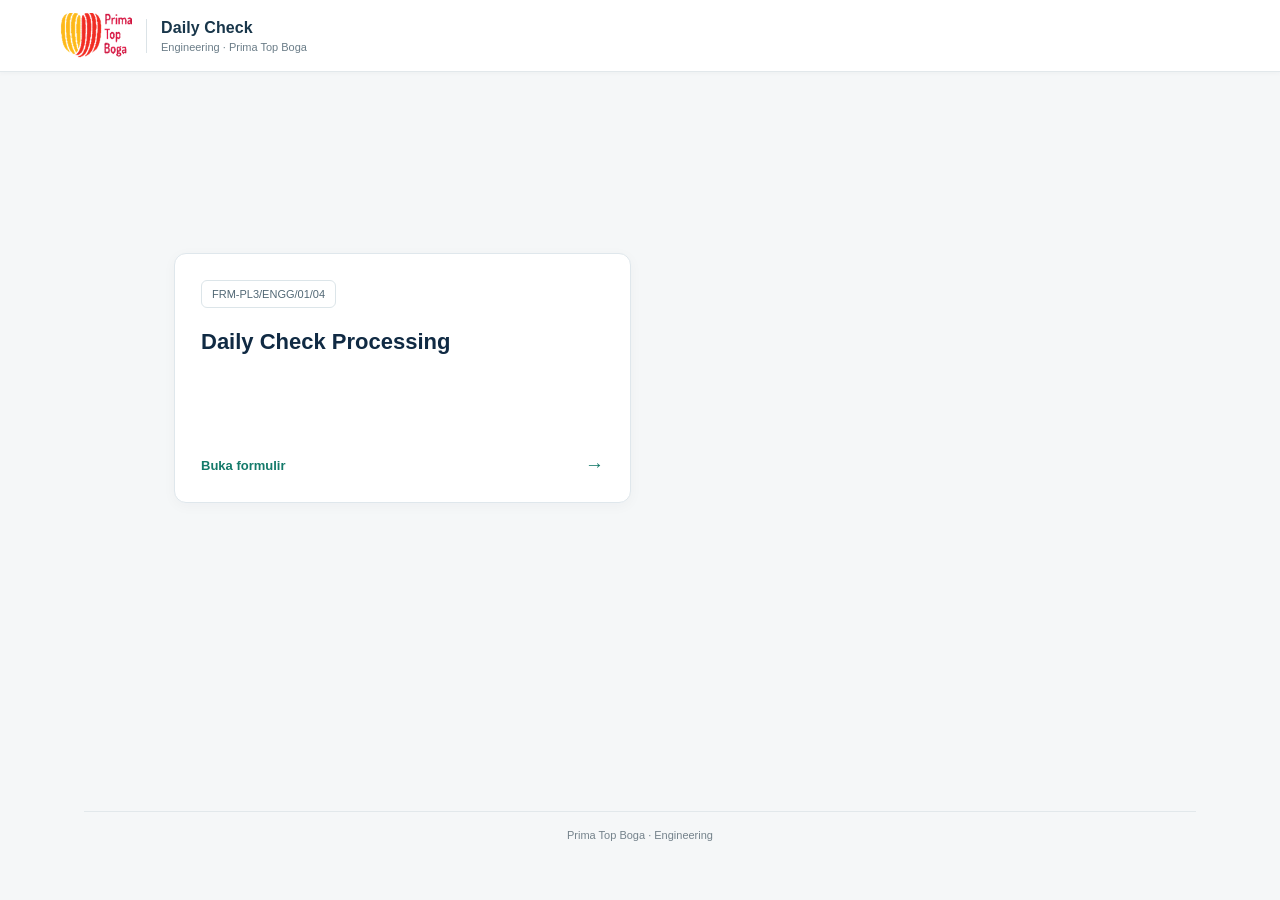
<file: index.html>
<!doctype html>
<html lang="id">
<head>
  <meta charset="utf-8">
  <meta name="viewport" content="width=device-width, initial-scale=1">
  <meta name="theme-color" content="#102a43">
  <title>Daily Check · Prima Top Boga</title>
  <link rel="manifest" href="manifest.webmanifest">
  <link rel="stylesheet" href="styles.css?v=28">
  <link rel="stylesheet" href="home.css?v=28">
</head>
<body class="home-page">
  <header class="topbar"><a class="brand" href="index.html" aria-label="Prima Top Boga"><img src="prima-top-boga.png" alt="Prima Top Boga"><span class="brand-divider"></span><span class="brand-title"><strong>Daily Check</strong><small>Engineering · Prima Top Boga</small></span></a></header>
  <main class="home-shell">
    <div class="form-choices">
      <a class="form-choice" href="processing.html"><span class="choice-code">FRM-PL3/ENGG/01/04</span><h2>Daily Check Processing</h2><span class="choice-action">Buka formulir <b aria-hidden="true">→</b></span></a>
    </div>
  </main>
  <footer>Prima Top Boga · Engineering</footer>
</body>
</html>
</file>
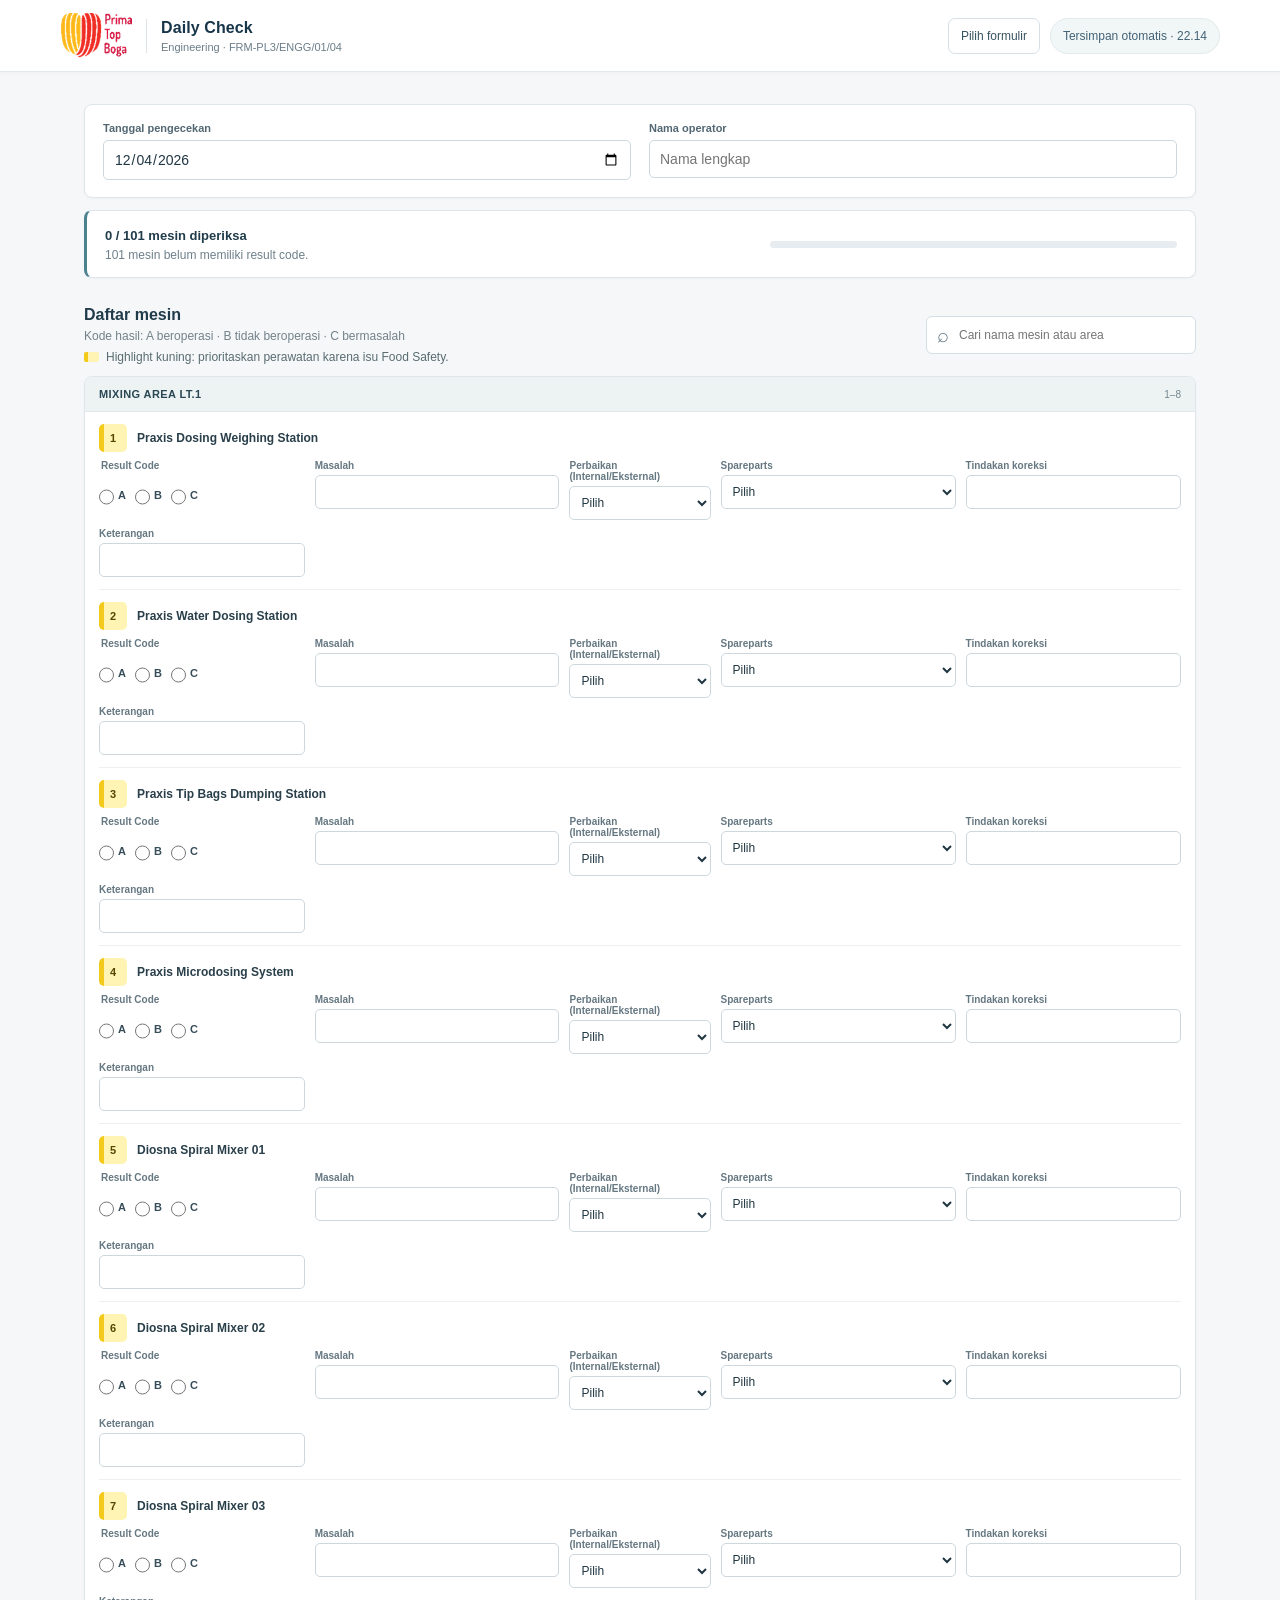
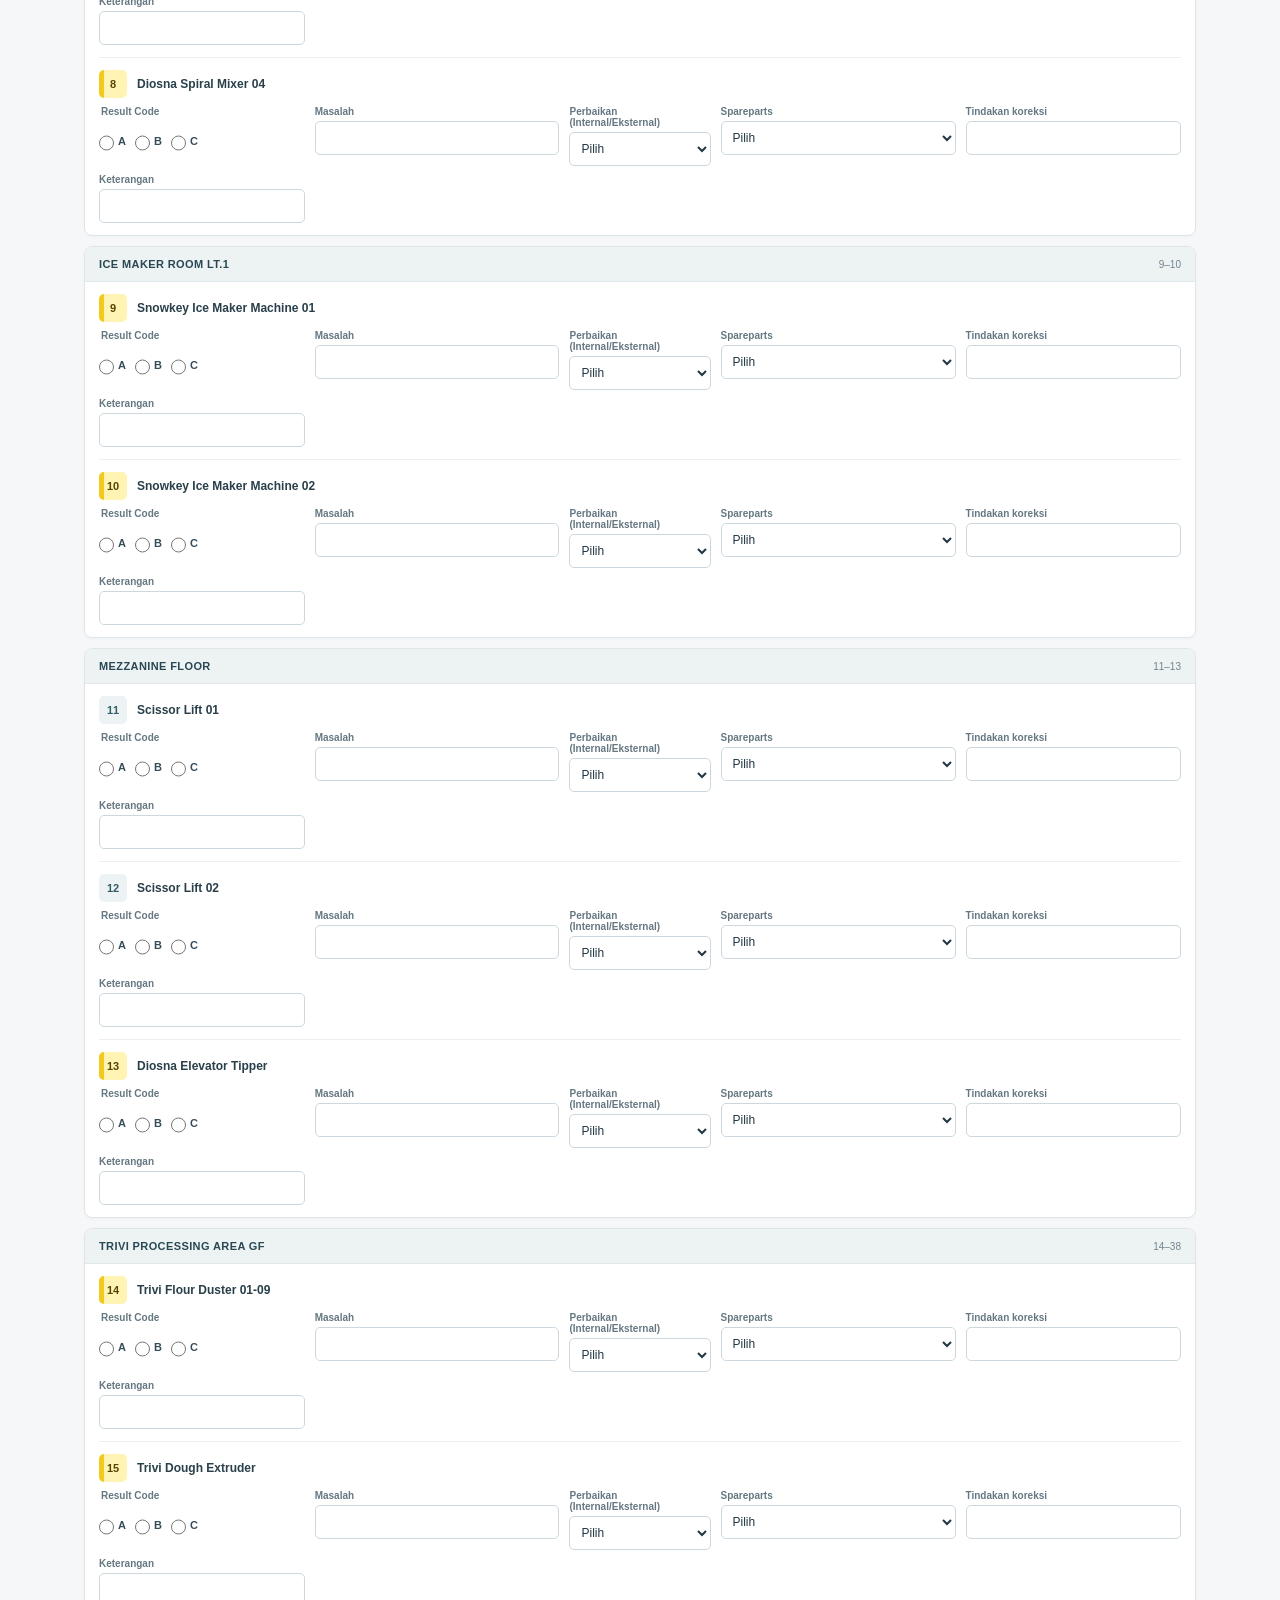
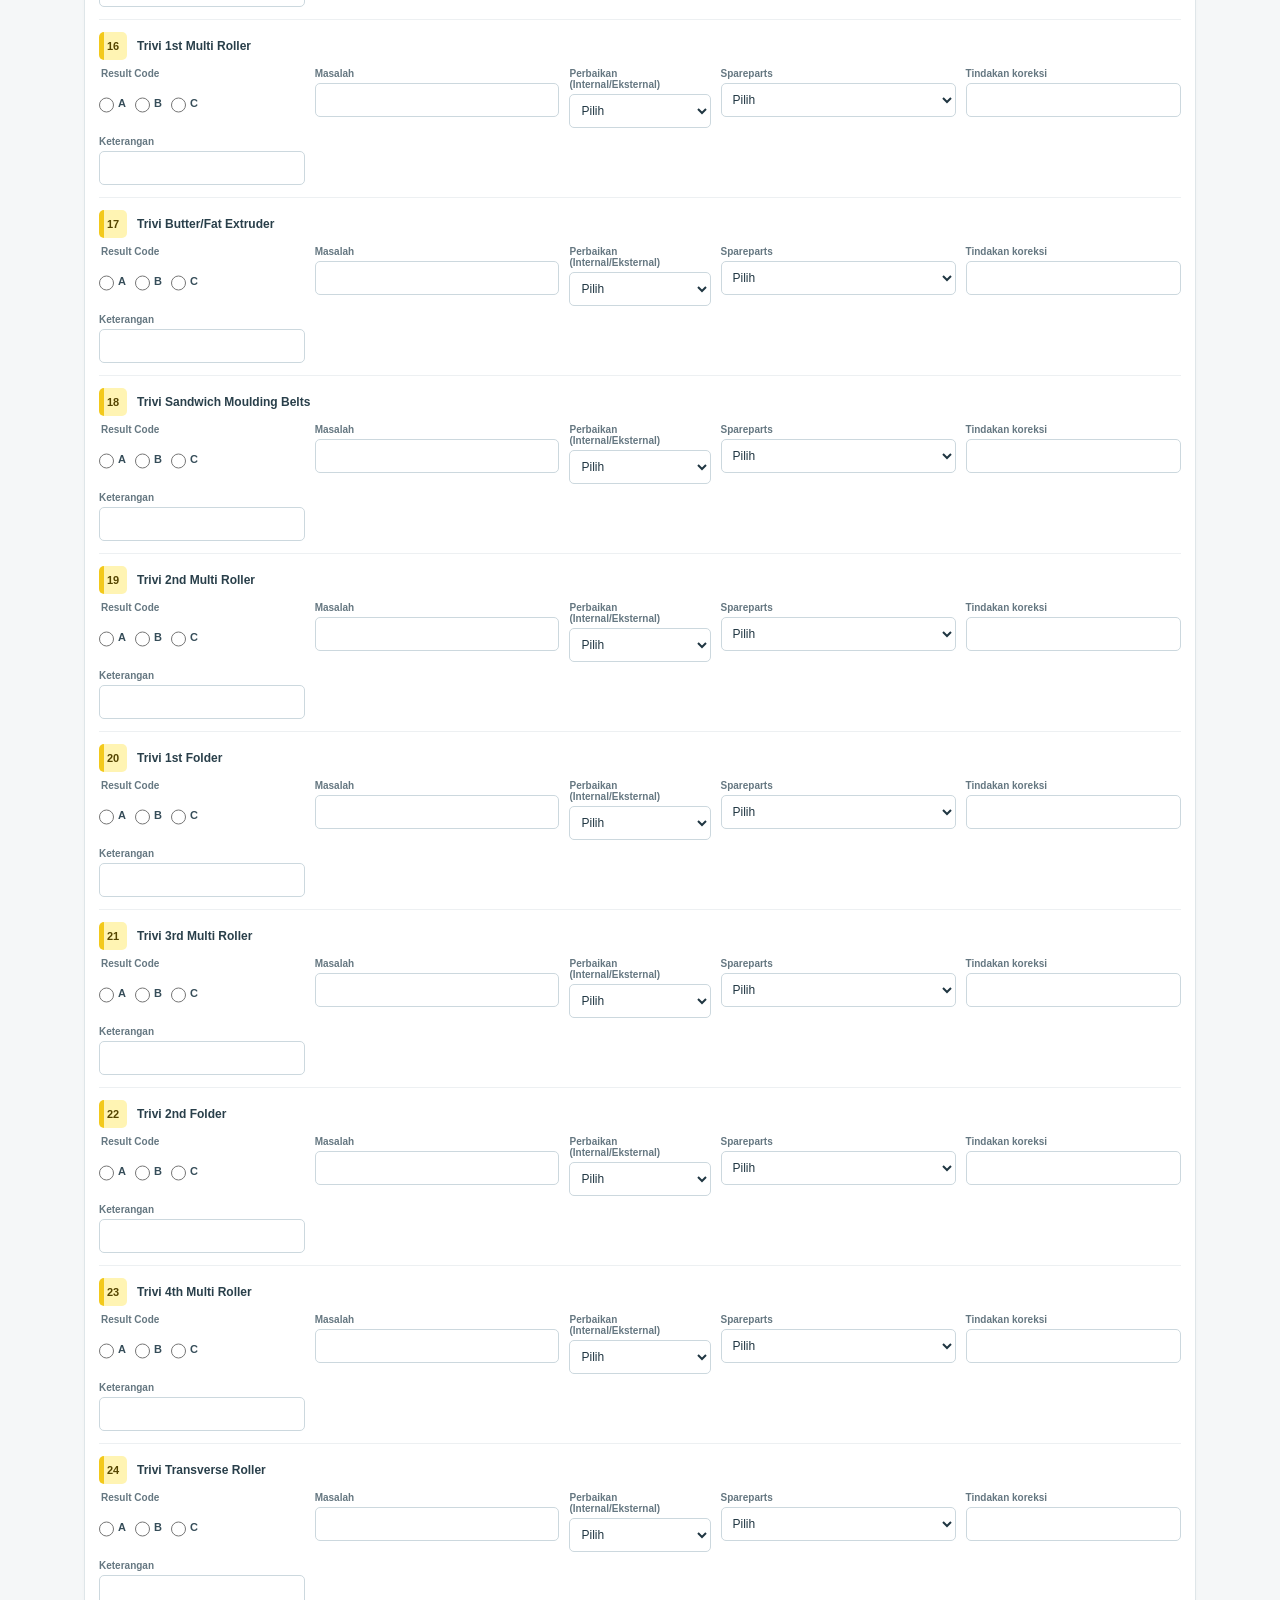
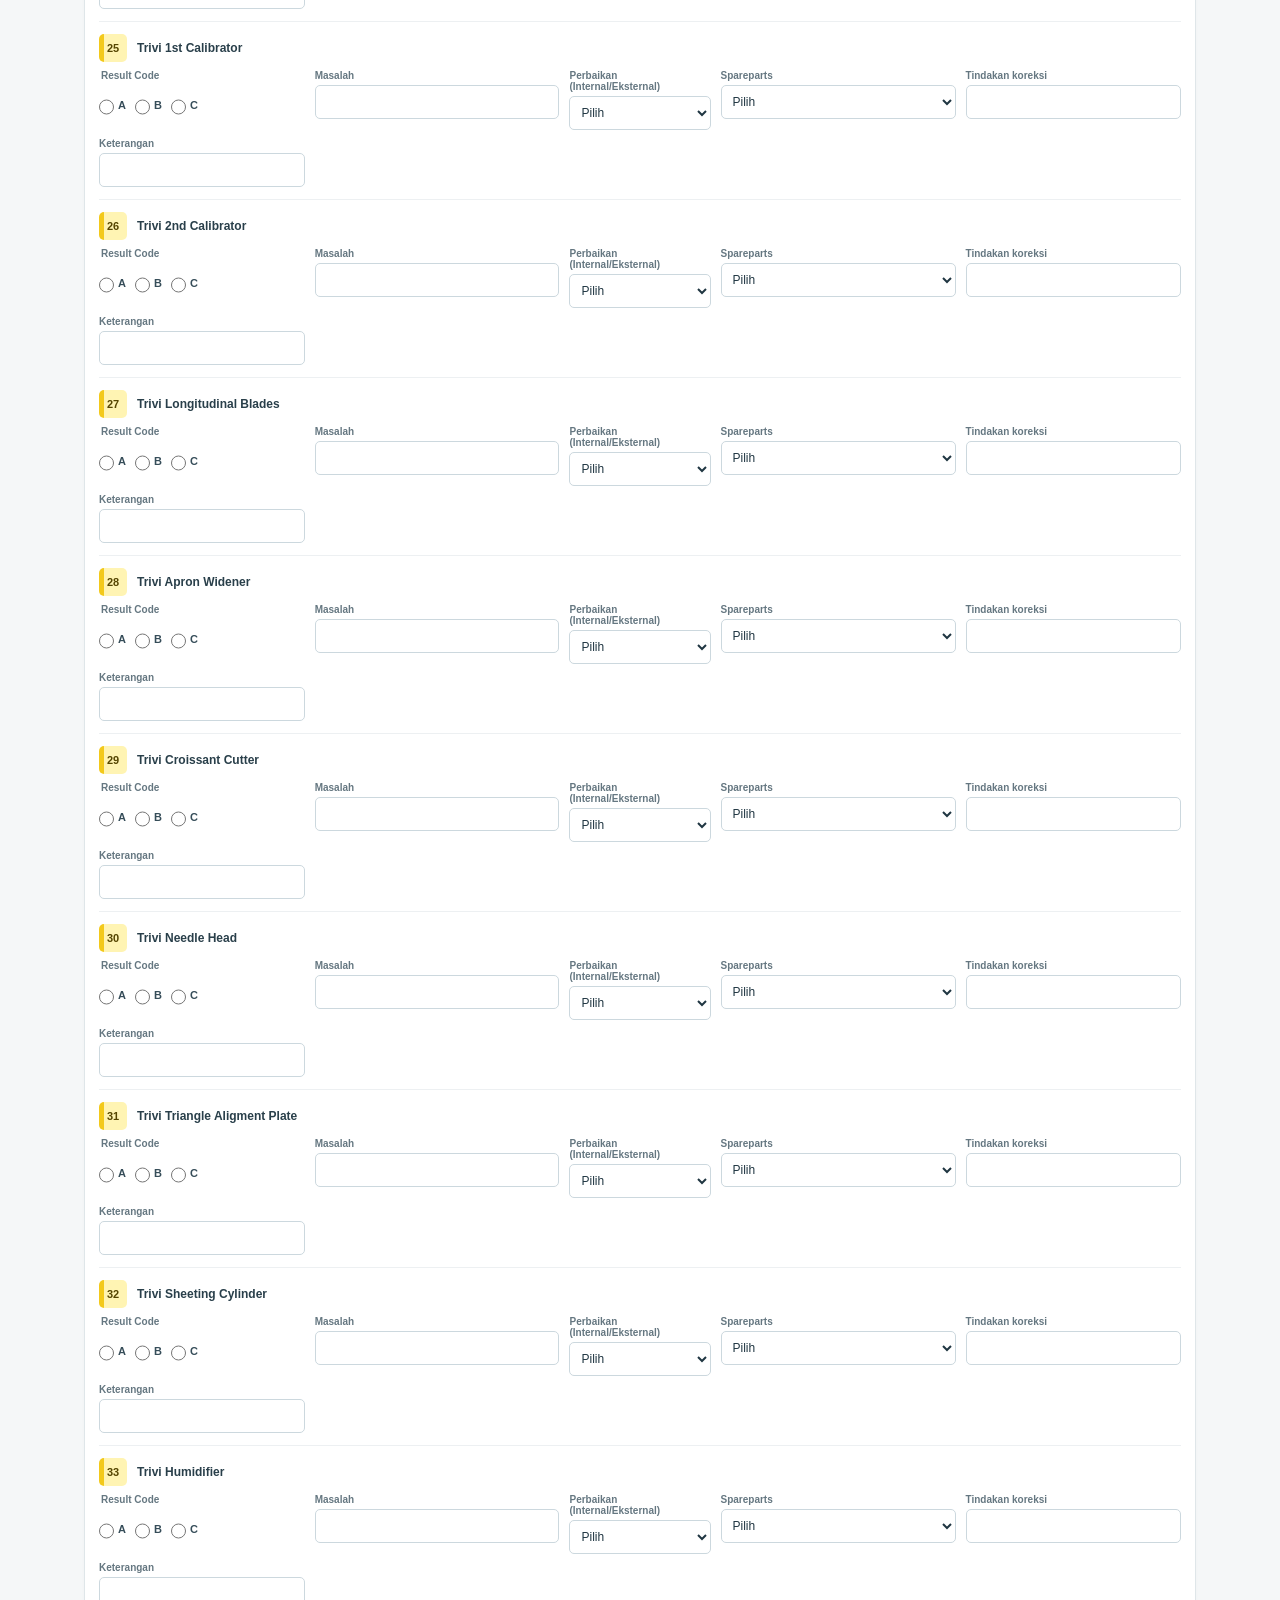
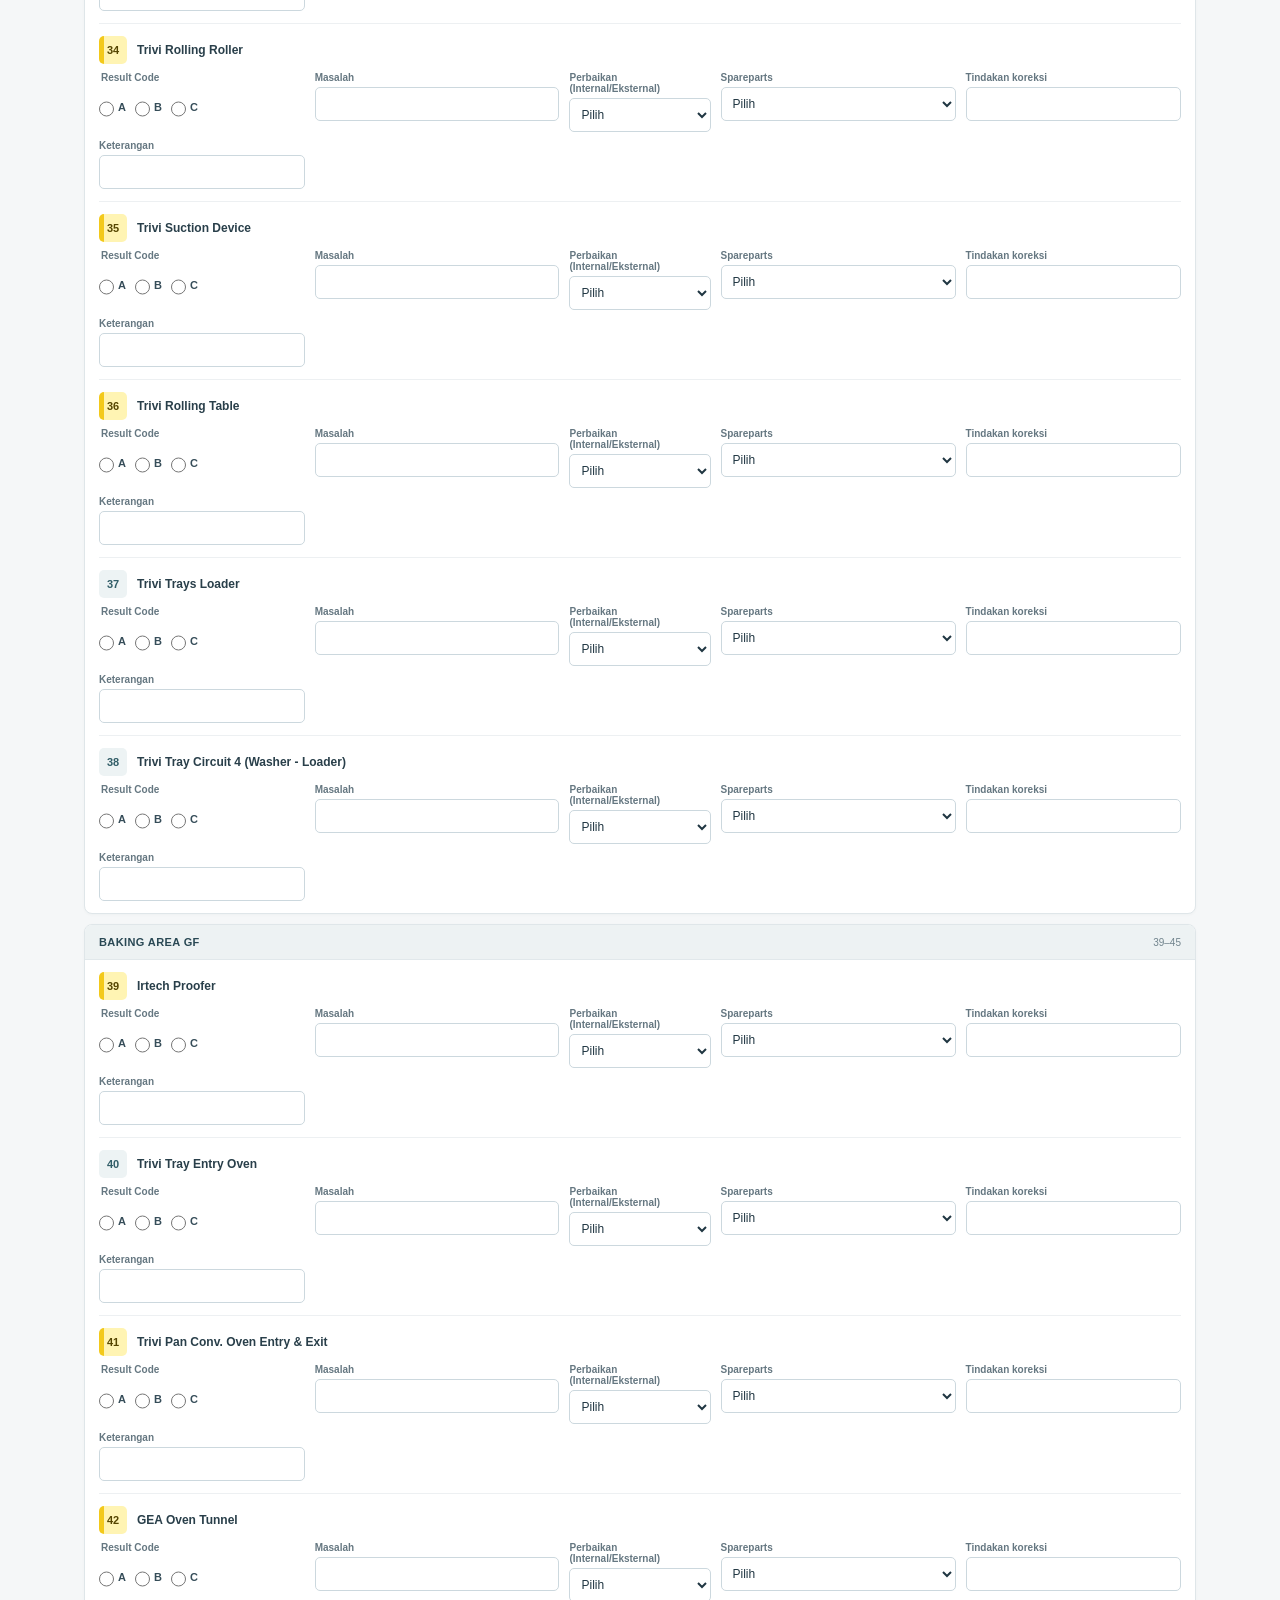
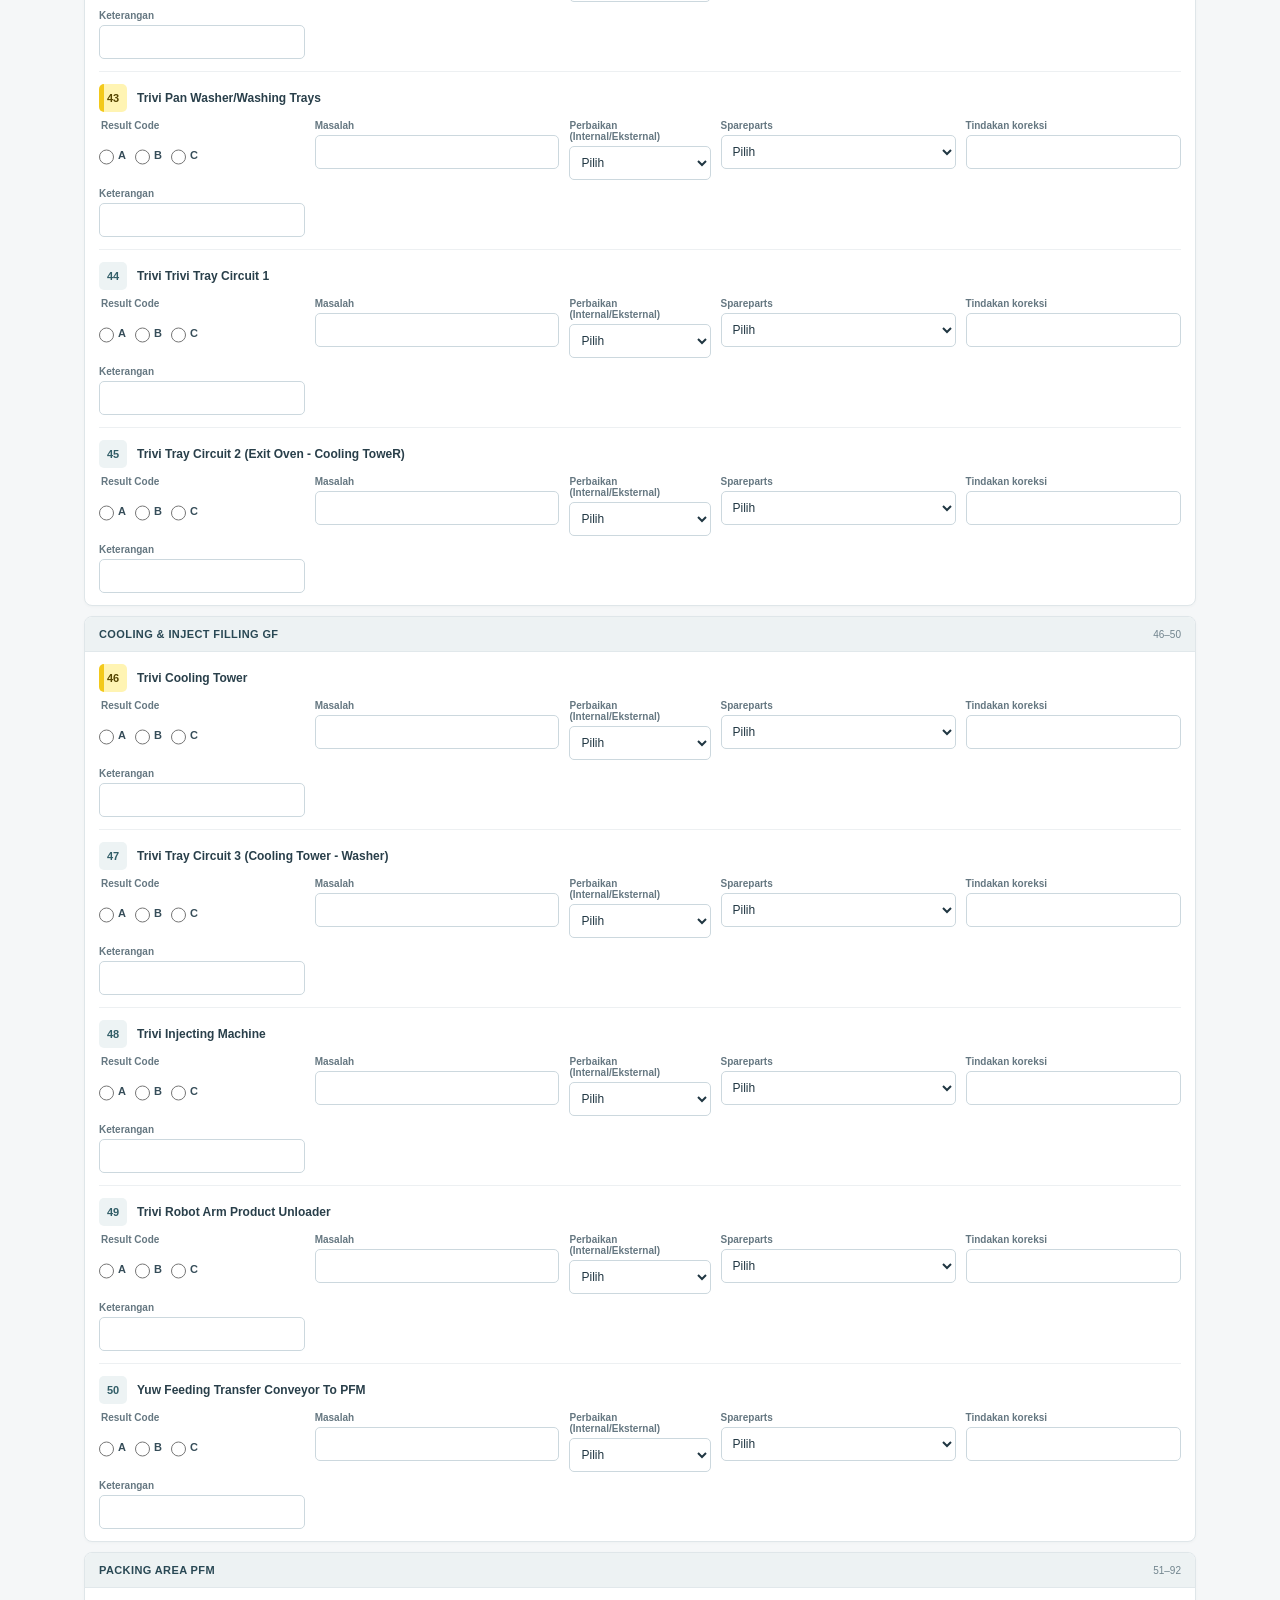
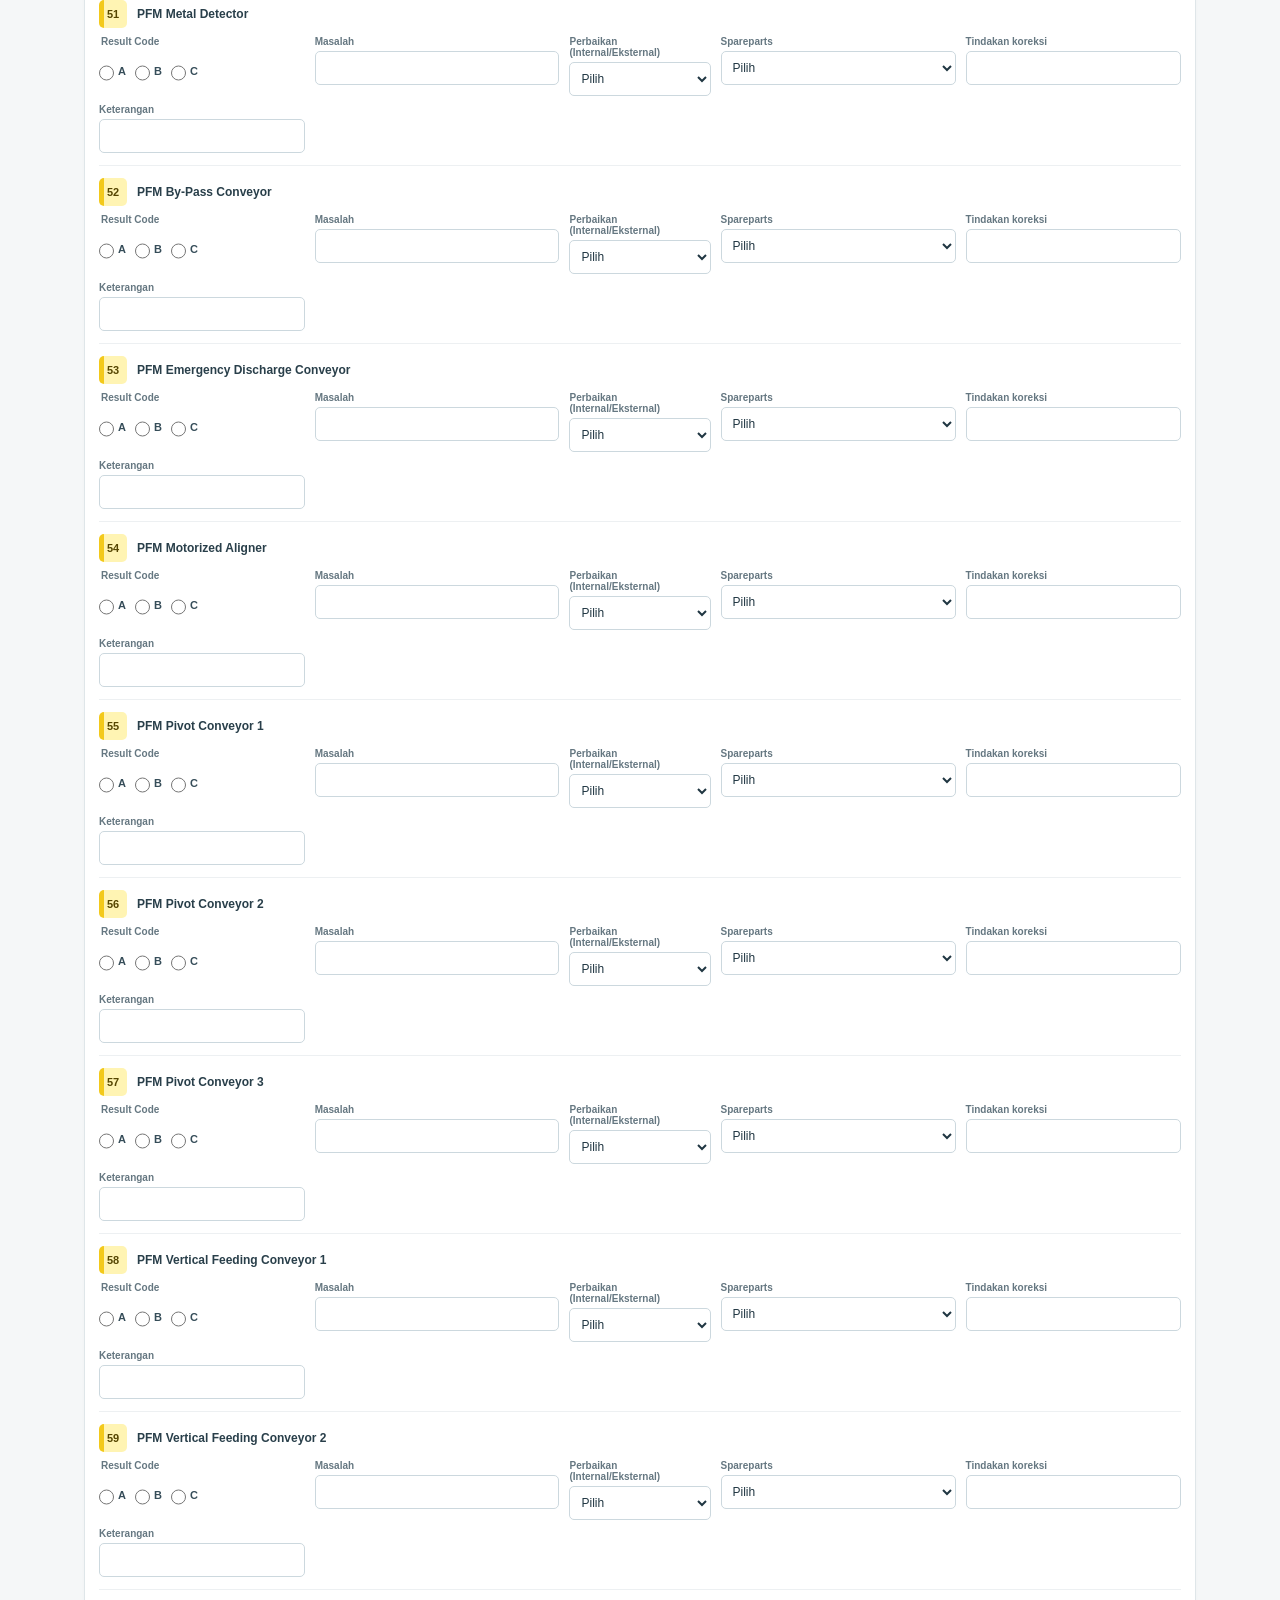
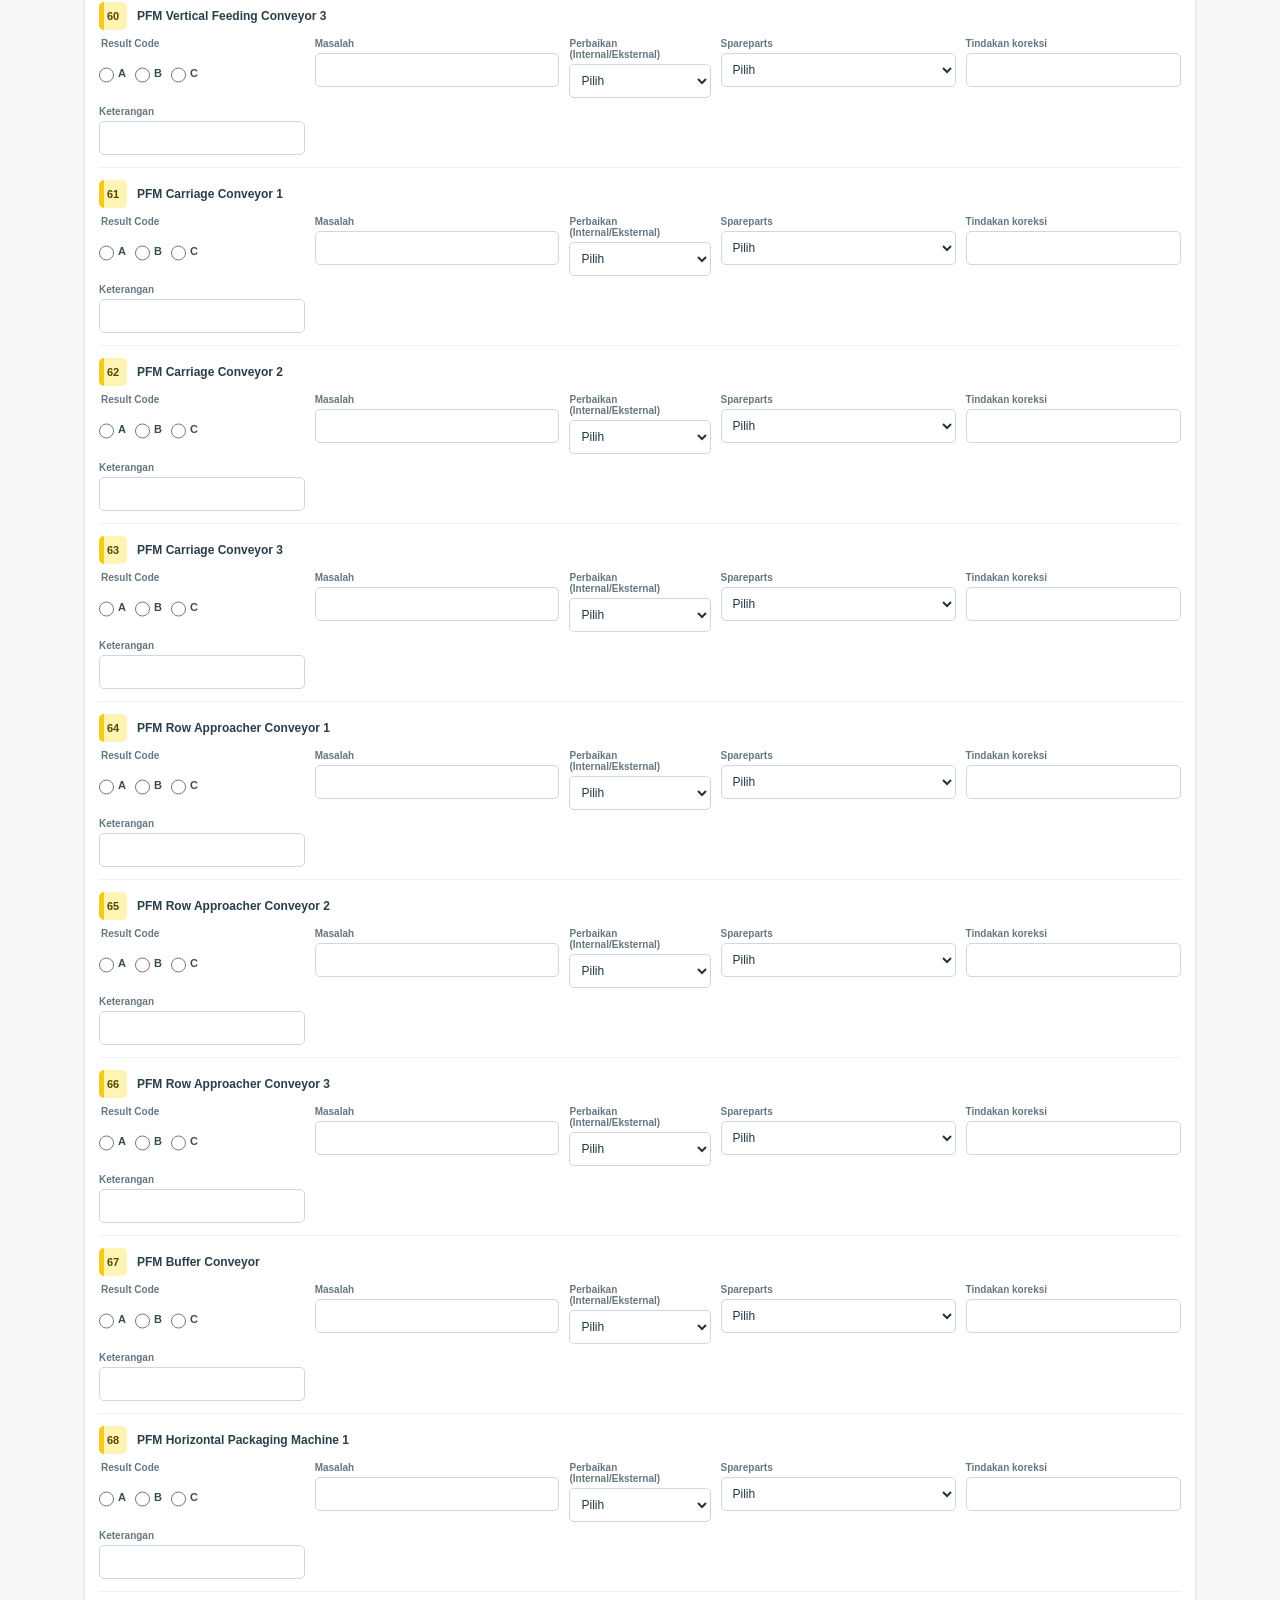
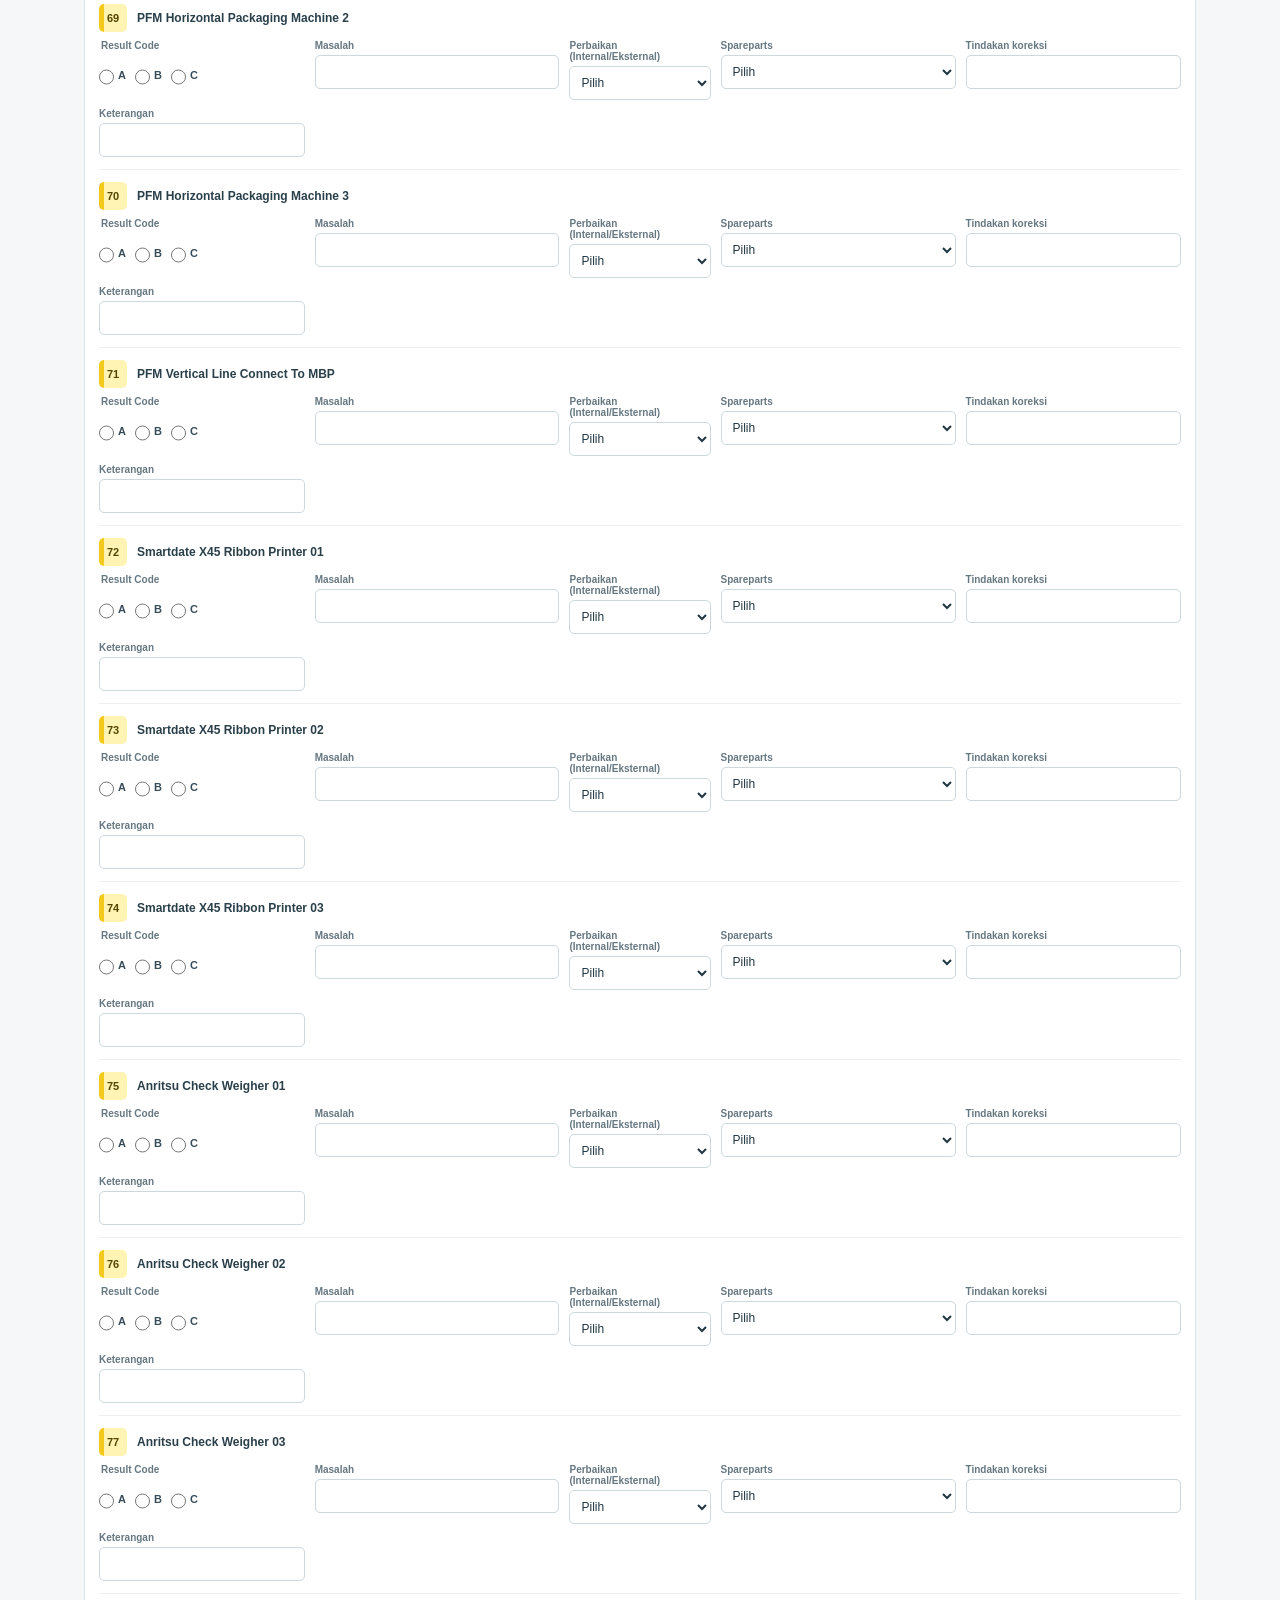
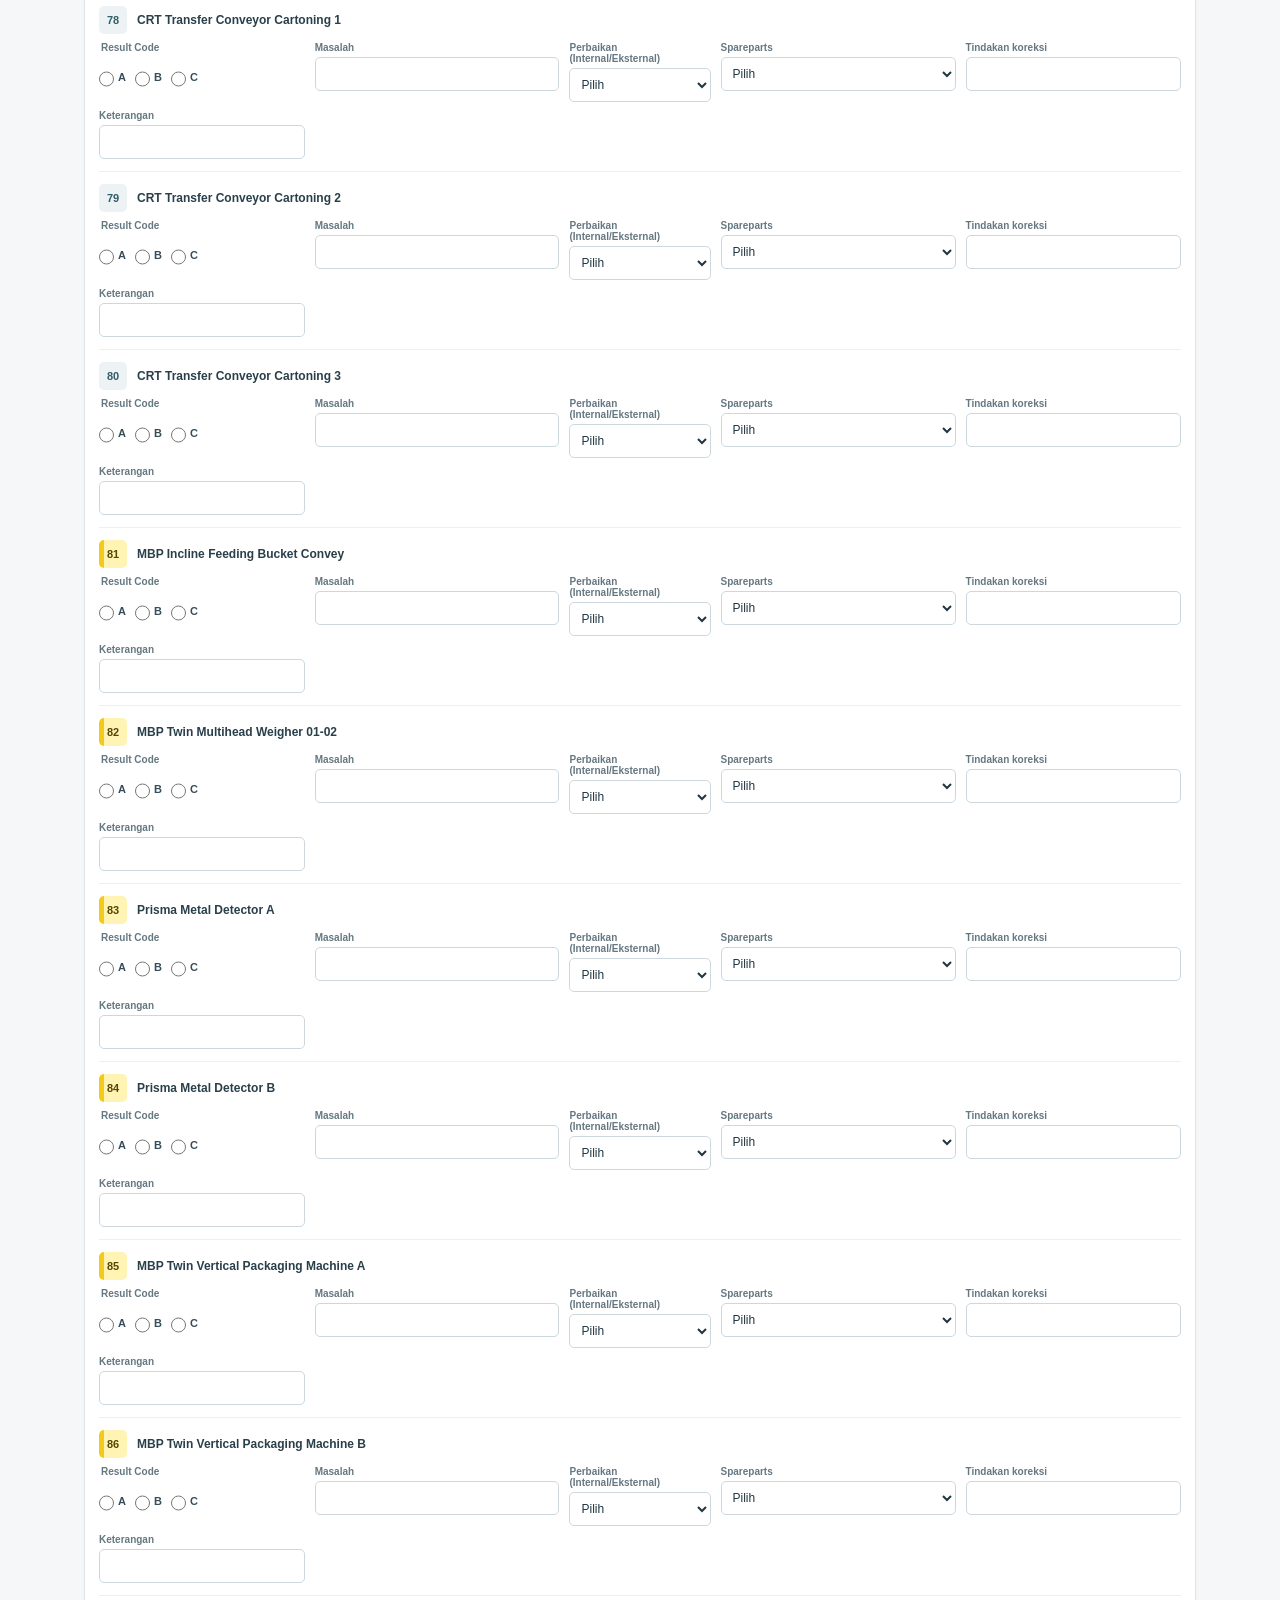
<file: processing.html>
<!doctype html>
<html lang="id">
<head>
  <meta charset="utf-8">
  <meta name="viewport" content="width=device-width, initial-scale=1">
  <meta name="theme-color" content="#102a43">
  <title>Daily Check Processing · Prima Top Boga</title>
  <link rel="manifest" href="manifest.webmanifest">
  <link rel="stylesheet" href="styles.css?v=28">
  <link rel="stylesheet" href="home.css?v=28">
  <script src="processing.js?v=28" defer></script>
</head>
<body>
  <header class="topbar no-print"><a class="brand" href="index.html" aria-label="Kembali ke pilihan Daily Check"><img src="prima-top-boga.png" alt="Prima Top Boga"><span class="brand-divider"></span><span class="brand-title"><strong>Daily Check</strong><small>Engineering · FRM-PL3/ENGG/01/04</small></span></a><div class="header-actions"><a class="home-link" href="index.html">Pilih formulir</a><span class="saved-state" id="savedState">Tersimpan otomatis</span></div></header>
  <main class="shell" id="top">
    <section class="meta panel no-print"><label>Tanggal pengecekan<input id="checkDate" type="date"></label><label>Nama operator<input id="operator" placeholder="Nama lengkap"></label></section>
    <section class="progress panel no-print"><div><strong id="progressText">0 / 101 mesin diperiksa</strong><span id="progressSub">Pilih kode hasil untuk setiap mesin.</span></div><div class="progress-track"><i id="progressBar"></i></div></section>
    <section class="list-head no-print"><div><h2>Daftar mesin</h2><p>Kode hasil: A beroperasi · B tidak beroperasi · C bermasalah</p><p class="food-safety-legend"><span aria-hidden="true"></span> Highlight kuning: prioritaskan perawatan karena isu Food Safety.</p></div><label class="search-wrap"><span aria-hidden="true">⌕</span><input id="machineSearch" type="search" placeholder="Cari nama mesin atau area" autocomplete="off"></label></section>
    <div id="machineList" class="area-list no-print"></div>
    <section class="sign-panel panel no-print"><div class="sign-head"><div><h2>Tanda tangan digital</h2><p>Gambar tanda tangan di area masing-masing. Tanda tangan ikut masuk ke PDF.</p></div></div><div class="sign-grid"><div class="sign-box"><label>Dibuat Oleh<input id="makerName" placeholder="Nama"></label><label>Jabatan<input id="makerTitle" placeholder="Jabatan"></label><canvas id="makerSign" width="520" height="240" aria-label="Area tanda tangan digital pembuat"></canvas><span>Tanda tangan · <span id="makerDateLabel"></span></span><button type="button" class="clear-one button secondary" data-canvas="makerSign">Hapus TTD ini</button></div><div class="sign-box"><label>Diketahui Oleh<input id="approverName" placeholder="Nama"></label><label>Jabatan<input id="approverTitle" placeholder="Jabatan"></label><canvas id="approverSign" width="520" height="240" aria-label="Area tanda tangan digital pemeriksa"></canvas><span>Tanda tangan · <span id="approverDateLabel"></span></span><button type="button" class="clear-one button secondary" data-canvas="approverSign">Hapus TTD ini</button></div></div></section>
    <div class="action-bar no-print"><button id="importBtn" class="button secondary">Impor data</button><button id="exportBtn" class="button secondary">Ekspor data</button><button id="printBtn" class="button">Print PDF</button><input id="importFile" type="file" accept="application/json,.json" hidden></div>
    <div id="printPages" class="print-pages" aria-hidden="true"></div>
  </main>
  <footer class="no-print">Draft disimpan pada browser dan perangkat ini. Ekspor cadangan sebelum berganti perangkat atau menghapus data browser.</footer>
</body>
</html>
</file>
<file: styles.css>
:root{font-family:Arial,sans-serif;color:#172b3a;background:#f2f5f7;font-synthesis:none}*{box-sizing:border-box}body{margin:0}.topbar{height:68px;background:#102a43;color:white;display:flex;align-items:center;justify-content:space-between;padding:0 max(20px,calc((100vw - 1120px)/2))}.brand{display:flex;align-items:center;gap:11px}.brand-mark{display:grid;place-items:center;width:38px;height:38px;background:#158a76;border-radius:10px;font-weight:bold}.brand strong,.brand small{display:block}.brand small{margin-top:3px;color:#bdcbd4;font-size:11px}.saved-state{font-size:12px;color:#d7e6df}.shell{max-width:1120px;margin:34px auto;padding:0 22px}.intro{margin-bottom:22px}.eyebrow{font-size:11px;letter-spacing:1.4px;color:#148672;font-weight:bold;margin:0 0 8px}.intro h1{font-size:28px;color:#102a43;margin:0 0 8px}.intro p:last-child{font-size:14px;color:#687c89}.panel,.area{background:white;border:1px solid #dfe7ec;border-radius:12px;box-shadow:0 2px 8px #102a4309}.meta{padding:17px;display:grid;grid-template-columns:1fr 1fr;gap:14px}.meta label,.sign-box label{font-size:12px;font-weight:bold;color:#506674}.meta input,.sign-box input{display:block;width:100%;padding:10px;border:1px solid #d5e0e6;border-radius:7px;margin-top:6px;font:14px Arial}.progress{margin-top:12px;padding:15px 17px;display:flex;align-items:center;justify-content:space-between;gap:20px}.progress strong{font-size:14px}.progress span{display:block;font-size:12px;color:#728390;margin-top:4px}.progress-track{width:38%;height:8px;border-radius:8px;background:#e8eff1;overflow:hidden}.progress-track i{display:block;height:100%;width:0;background:#158a76;transition:width .2s}.list-head,.sign-head{display:flex;align-items:center;justify-content:space-between;gap:16px}.list-head{margin:28px 0 14px}.list-head h2,.sign-head h2{font-size:18px;margin:0 0 5px}.list-head p,.sign-head p{margin:0;color:#73838e;font-size:12px}.button{border:0;border-radius:7px;background:#128a75;color:#fff;font-weight:bold;font-size:13px;padding:11px 16px;cursor:pointer}.button:hover{background:#0c705f}.button.secondary{background:#eaf0f2;color:#385260}.area{overflow:hidden;margin:12px 0}.area>header{display:flex;align-items:center;justify-content:space-between;background:#e9f2f1;color:#193e4b;padding:12px 15px;font-size:13px}.area>header span{font-size:11px;color:#56727d}.area-machines{padding:4px 12px}.machine-card{border-bottom:1px solid #e8edf0;padding:14px 2px}.machine-card:last-child{border-bottom:0}.machine-title{display:flex;align-items:center;gap:10px;margin-bottom:10px}.machine-title b{width:28px;height:28px;border-radius:7px;background:#edf3f5;display:grid;place-items:center;color:#168571;font-size:12px}.machine-title strong{font-size:13px}.fields{display:grid;grid-template-columns:1fr 1fr 130px 1fr 1fr;gap:9px}.fields label{font-size:10px;color:#667985;font-weight:bold}.fields input,.fields select{display:block;width:100%;height:35px;padding:7px;border:1px solid #d9e2e7;border-radius:6px;margin-top:5px;font:12px Arial;background:#fff}.fields fieldset{border:0;padding:0;margin:0}.fields legend{font-size:10px;color:#667985;font-weight:bold;margin-bottom:5px}.radio{display:inline-flex!important;align-items:center;gap:4px;margin-right:9px}.radio input{width:15px;height:15px;margin:0;accent-color:#128a75}.radio span{font-size:12px;color:#243e4d}.sign-panel{padding:17px;margin-top:22px}.sign-head{margin-bottom:14px}.sign-grid{display:grid;grid-template-columns:1fr 1fr;gap:14px}.sign-box{border:1px solid #dce5e9;border-radius:9px;padding:12px;display:grid;grid-template-columns:1fr 1fr;gap:10px}.sign-box canvas{grid-column:1/-1;width:100%;height:115px;border:1px dashed #9babb5;border-radius:6px;background:repeating-linear-gradient(0deg,#fff,#fff 24px,#edf1f3 25px);touch-action:none}.sign-box>span{grid-column:1/-1;color:#758590;font-size:10px}.print-pages{display:none}footer{max-width:1076px;margin:22px auto 34px;padding:0 20px;color:#76858f;font-size:12px;line-height:1.5}
@media(max-width:760px){.topbar{padding:0 15px}.shell{margin:23px auto;padding:0 13px}.intro h1{font-size:23px}.meta{grid-template-columns:1fr}.progress{align-items:flex-start;flex-direction:column}.progress-track{width:100%}.list-head,.sign-head{align-items:stretch;flex-direction:column}.list-head .button,.sign-head .button{width:100%}.fields{grid-template-columns:1fr 1fr}.fields .remarks{grid-column:1/-1}.sign-grid{grid-template-columns:1fr}.saved-state{font-size:10px}}
@media screen{.clear-one{grid-column:1/-1;justify-self:end;padding:7px 10px;font-size:11px}.action-bar{display:flex;justify-content:flex-end;gap:9px;flex-wrap:wrap;margin:12px 0 24px}.action-bar .button{min-width:130px}.sign-box canvas{cursor:crosshair}}
@media print{@page{size:A4 landscape;margin:0}html,body{margin:0!important;padding:0!important;background:#fff!important;color:#000!important}.no-print,footer{display:none!important}.shell{display:block;max-width:none;margin:0;padding:0}.print-pages{display:block!important}.print-page{width:100%;height:196mm;position:relative;overflow:hidden;break-after:auto;font:6.2pt Arial,sans-serif;color:#000}.print-page+.print-page{break-before:page}.print-page:last-child{break-after:auto}.doc-head{height:15mm;display:flex;justify-content:space-between;align-items:flex-start;border-bottom:1px solid #000;margin-bottom:2mm}.doc-head>div{text-align:center;width:70%;padding-top:1mm}.doc-head>div>b{font-size:8pt}.doc-head h1{font:bold 10pt Arial;margin:1mm 0}.doc-head dl{margin:0;display:grid;grid-template-columns:20mm 34mm;row-gap:1mm;font-size:6.5pt}.doc-head dt,.doc-head dd{margin:0}.check-date{height:5mm;font-size:7pt;padding:1mm 0}.report{width:100%;border-collapse:collapse;table-layout:fixed;font:5.4pt Arial}.report th,.report td{border:.45pt solid #111;padding:.55mm .65mm;vertical-align:middle;overflow-wrap:anywhere}.report thead th{text-align:center;font-size:5.5pt;height:7mm;background:#f1f1f1}.report tbody tr{height:3.45mm}.report .num{text-align:center}.report .machine-name{font-weight:600}.report .machine-name.food-safety-highlight{background:#fff200!important;-webkit-print-color-adjust:exact;print-color-adjust:exact}.report .code{text-align:center;white-space:nowrap}.code-box{display:inline-block;border:.4pt solid #555;width:3.3mm;height:3mm;text-align:center;line-height:2.8mm;margin:0 .3mm;font-size:5pt}.code-box.selected{background:#222;color:#fff}.report .spares{text-align:center}.report .area-row{height:3.7mm!important;background:#dfe8eb;font-weight:bold}.report .area-row td{padding:.5mm 1mm}.c-no{width:5mm}.c-name{width:47mm}.c-code{width:15mm}.c-problem{width:31mm}.c-repair{width:33mm}.c-spares{width:18mm}.c-correction{width:37mm}.c-remarks{width:auto}.doc-bottom{display:flex;gap:4mm;margin-top:2mm;min-height:35mm}.notes{width:58%;font:5.5pt/1.35 Arial}.signatures{width:42%;display:flex;gap:3mm}.print-sign{flex:1;border:.5pt solid #555;padding:1.2mm;font:5.4pt Arial}.print-sign b{display:block;text-align:center;font-size:6.2pt}.sign-image{height:12mm;display:flex;align-items:center;justify-content:center}.sign-image img{max-width:100%;max-height:12mm;object-fit:contain}.print-sign>div:not(.sign-image){border-top:.3pt solid #999;padding-top:.7mm;margin-top:.6mm}.doc-operator{position:absolute;bottom:0;right:0;font-size:5pt}}
@media print{
  .print-page{width:100%;height:203mm;min-height:0;overflow:hidden;padding:7mm;break-inside:avoid;}
  .doc-head{height:14mm;display:grid;grid-template-columns:42mm 1fr 49mm;grid-template-rows:1fr;margin:0 0 1.5mm;border:0;align-items:stretch}
  .logo-cell{border:1px solid #333;display:flex;align-items:center;justify-content:center;padding:1mm!important;width:auto!important}
  .logo-cell img{display:block;max-width:38mm;max-height:12mm;object-fit:contain;-webkit-print-color-adjust:exact;print-color-adjust:exact}
  .title-cell{width:auto!important;padding:0!important;border:1px solid #333;border-left:0;display:flex;flex-direction:column;justify-content:center;align-items:center}
  .title-cell>b{display:block;width:100%;font:9pt "Times New Roman",serif!important;text-align:center;padding:0 0 .7mm;border-bottom:.5pt solid #333}
  .title-cell h1{font:bold 8pt "Times New Roman",serif!important;margin:1mm 0!important;width:100%;text-align:center}
  .doc-head dl{border:1px solid #333;border-left:0;display:grid;grid-template-columns:20mm 1fr;grid-template-rows:repeat(4,1fr);row-gap:0;font:6.4pt "Times New Roman",serif;padding:0 1mm;align-items:center}
  .doc-head dt,.doc-head dd{border-bottom:.4pt solid #888;min-height:2.5mm;padding:.3mm;margin:0}
  .doc-head dt:nth-last-of-type(1),.doc-head dd:last-child{border-bottom:0}
  .check-date{height:4mm;font-size:6.3pt;padding:.5mm 0}
  .report{font:5pt Arial!important}
  .report th,.report td{padding:.25mm .45mm!important;overflow-wrap:anywhere}
  .report thead th{font-size:5.2pt;height:6mm!important}
  .report tbody tr{height:3.15mm!important;min-height:3.15mm}
  .report tbody td{height:3.15mm}
  .report .area-row{height:3.2mm!important}
  .report .area-row td{padding:.2mm .8mm!important}
  .c-no{width:5mm}.c-name{width:49mm}.c-code{width:4.3mm}.c-problem{width:56mm}.c-repair{width:26mm}.c-spares{width:18mm}.c-correction{width:57mm}.c-remarks{width:50mm}
  .code{font-size:6pt!important;text-align:center}
  .doc-bottom{gap:3mm;margin-top:1.5mm;min-height:31mm}
  .notes{width:58%;font:5pt/1.28 Arial}
  .signatures{width:42%;display:block}
  .sign-table{width:100%;height:29mm;border-collapse:collapse;table-layout:fixed;font:5pt Arial}
  .sign-table th,.sign-table td{border:.5pt solid #333;padding:.5mm;text-align:center}
  .sign-table th:first-child{width:24mm}
  .sign-table thead th{height:4mm}
  .sign-table tbody tr:first-child{height:16mm}
  .sign-table img{max-width:100%;max-height:14mm;object-fit:contain}
}
@media screen{
  body{background:#f5f7f8;color:#1c2d38;font-family:"Segoe UI",Arial,sans-serif}
  .topbar{height:72px;background:#fff;color:#1b303d;padding:0 max(24px,calc((100vw - 1160px)/2));border-bottom:1px solid #e2e8eb;box-shadow:0 1px 5px #1c35450a}
  .brand{display:flex;align-items:center;gap:14px;color:inherit;text-decoration:none}
  .brand img{width:72px;height:48px;object-fit:contain}
  .brand-divider{height:34px;width:1px;background:#dbe3e7}
  .brand-title strong{font-size:16px;letter-spacing:.1px;color:#18364a}
  .brand-title small{font-size:11px;color:#6b7d88;margin-top:4px}
  .saved-state{font-size:12px;color:#426276;background:#f1f6f6;border:1px solid #e1ebea;border-radius:20px;padding:8px 12px}
  .saved-state i{display:inline-block;width:7px;height:7px;margin-right:6px;border-radius:50%;background:#24816c}
  .shell{max-width:1160px;margin:32px auto 24px;padding:0 24px}
  .intro{display:flex;justify-content:space-between;align-items:flex-end;gap:20px;margin-bottom:22px}
  .eyebrow{font-size:10px;letter-spacing:1.15px;color:#557687;margin-bottom:8px}
  .intro h1{font-family:"Segoe UI",Arial,sans-serif;font-size:25px;line-height:1.25;font-weight:650;color:#18364a;margin:0 0 6px}
  .intro p:last-child{font-size:13px;color:#71808a;margin:0}
  .doc-pill{padding:8px 11px;border:1px solid #dce5e9;border-radius:6px;background:#fff;color:#526875;font-size:11px;white-space:nowrap}
  .panel,.area{border:1px solid #dfe6e9;border-radius:8px;box-shadow:0 1px 3px #213d4b08}
  .meta{padding:17px 18px;gap:18px}
  .meta label,.sign-box label{font-size:11px;color:#526773}
  .meta input,.sign-box input,.fields input,.fields select{border:1px solid #ccd8de;border-radius:5px;background:#fff;color:#203642;transition:border-color .12s,box-shadow .12s}
  .meta input:focus,.sign-box input:focus,.fields input:focus,.fields select:focus{outline:0;border-color:#4b8290;box-shadow:0 0 0 2px #4b82901a}
  .progress{padding:15px 18px;border-left:3px solid #4c8290}
  .progress strong{color:#213c4b;font-size:13px}
  .progress span{color:#6e808b}
  .progress-track{background:#e6ecef;height:7px}
  .progress-track i{background:#3f7d78}
  .list-head{align-items:center;margin:28px 0 12px}
  .list-head h2,.sign-head h2{font-size:16px;font-weight:650;color:#203b4a}
  .list-head p,.sign-head p{font-size:12px;color:#73828b}
  .search-wrap{height:38px;min-width:270px;display:flex;align-items:center;gap:8px;padding:0 10px;border:1px solid #d4dfe4;border-radius:6px;background:#fff;color:#667c88}
  .search-wrap span{font-size:20px;line-height:1}
  .search-wrap input{width:100%;border:0;outline:0;background:transparent;font:12px "Segoe UI",Arial,sans-serif;color:#203642}
  .search-wrap:focus-within{border-color:#4b8290;box-shadow:0 0 0 2px #4b82901a}
  .area{margin:10px 0;overflow:hidden;background:#fff}
  .area>header{padding:11px 14px;background:#edf2f3;color:#294854;border-bottom:1px solid #e1e8eb}
  .area>header strong{font-size:11px;letter-spacing:.4px}
  .area>header span{font-size:10px;color:#71848d}
  .area-machines{padding:0 14px}
  .machine-card{padding:12px 0;border-bottom:1px solid #edf0f2}
  .machine-title{margin-bottom:8px}
  .machine-title b{border-radius:5px;background:#edf3f4;color:#315d67;font-size:11px}.machine-title b.food-safety-highlight{background:linear-gradient(90deg,#f3c91b 0 5px,#fff4b3 5px 100%);color:#554500}.food-safety-legend{display:flex;align-items:center;gap:7px;margin-top:7px!important;color:#596c72!important}.food-safety-legend span{display:inline-block;width:15px;height:10px;border-left:4px solid #f3c91b;background:#fff4b3;border-radius:2px;flex:none}
  .machine-title strong{font-size:12px;font-weight:600;color:#293f4a}
  .fields{grid-template-columns:1.05fr 1.25fr .72fr 1.2fr 1.1fr;gap:8px 10px}
  .fields label,.fields legend{font-size:10px;font-weight:600;color:#657781}
  .fields input,.fields select{height:34px;margin-top:4px;padding:7px;font:12px "Segoe UI",Arial,sans-serif}
  .radio input{accent-color:#3f7d78}
  .radio span{font-size:11px;color:#364d59}
  .sign-panel{padding:17px 18px;margin-top:24px}
  .sign-head{margin-bottom:13px}
  .sign-grid{gap:12px}
  .sign-box{border:1px solid #dfe6e9;border-radius:7px;padding:12px}
  .sign-box canvas{height:160px;border-color:#c8d4d9;background:repeating-linear-gradient(0deg,#fff,#fff 25px,#eef2f3 26px)}
  .button{border-radius:5px;font:600 12px "Segoe UI",Arial,sans-serif;padding:10px 14px;background:#315f69}
  .button:hover{background:#254e57}
  .button.secondary{background:#fff;border:1px solid #cbd7dc;color:#415c68}
  .button.secondary:hover{background:#f1f5f6}
  .action-bar{margin:12px 0 28px;gap:8px}
  .action-bar .button{min-width:112px}
  footer{max-width:1112px;border-top:1px solid #e2e8eb;padding-top:14px;color:#74828b;font-size:11px}
}
@media(max-width:760px){
  .topbar{height:66px;padding:0 13px}
  .brand{gap:9px}.brand img{width:55px;height:40px}.brand-title strong{font-size:13px}.brand-title small{font-size:9px}
  .saved-state{font-size:9px;padding:7px 8px}
  .shell{margin:22px auto;padding:0 13px}
  .intro{align-items:flex-start;flex-direction:column;gap:10px}
  .intro h1{font-size:21px}
  .doc-pill{font-size:10px}
  .meta{padding:13px}
  .list-head{align-items:stretch}
  .search-wrap{min-width:0;width:100%}
  .area-machines{padding:0 10px}
  .fields{grid-template-columns:1fr 1fr;gap:9px}
  .fields fieldset{grid-column:1/-1}
  .fields .remarks{grid-column:1/-1}
  .sign-grid{grid-template-columns:1fr}
  .action-bar{display:grid;grid-template-columns:1fr 1fr}
  .action-bar .button{min-width:0;width:100%}
  footer{margin:18px 13px 26px;padding-left:0;padding-right:0}
}

/* Shared form-selection and autosave header for Processing and Utility. */
.header-actions{display:flex;align-items:center;gap:10px;flex:none}
.header-actions .home-link{display:inline-flex;align-items:center;justify-content:center;min-height:36px;padding:8px 12px;white-space:nowrap}
.header-actions .saved-state{display:inline-flex;align-items:center;justify-content:center;min-width:150px;max-width:230px;min-height:36px;padding:8px 12px;overflow:hidden;text-overflow:ellipsis;white-space:nowrap;text-align:center}
@media(max-width:760px){
  .topbar{height:auto!important;min-height:66px;padding:10px 14px!important;display:grid;grid-template-columns:minmax(0,1fr);grid-template-rows:auto auto;gap:9px;align-items:center}
  .topbar>.brand{min-width:0;width:100%}
  .header-actions{width:100%;display:grid;grid-template-columns:minmax(116px,.9fr) minmax(0,1.4fr);gap:8px}
  .header-actions .home-link,.header-actions .saved-state{width:100%;min-width:0;max-width:none;min-height:36px;padding:7px 8px;font-size:10px}
}
</file>
<file: home.css>
.home-link{display:inline-flex;align-items:center;padding:8px 11px;border:1px solid #d5e0e6;border-radius:7px;background:#fff;color:#385260;text-decoration:none;font-size:12px}.home-page{min-height:100vh;display:flex;flex-direction:column}.home-page .topbar{flex:none}.home-shell{width:min(980px,100%);margin:auto;padding:72px 24px 90px}.home-intro{max-width:620px;margin:0 auto 30px;text-align:center}.home-intro .eyebrow{margin:0 0 10px}.home-intro h1{margin:0;color:#102a43;font-size:32px}.home-intro>p:last-child{color:#687c89;font-size:15px;margin:10px 0 0}.form-choices{display:grid;grid-template-columns:repeat(2,minmax(0,1fr));gap:18px}.form-choice{display:flex;flex-direction:column;min-height:250px;padding:26px;background:white;border:1px solid #dfe7ec;border-radius:12px;box-shadow:0 3px 14px #102a4309;color:#243b4b;text-decoration:none;transition:border-color .15s,transform .15s,box-shadow .15s}.form-choice:hover{border-color:#148672;transform:translateY(-2px);box-shadow:0 8px 24px #102a4314}.choice-code{align-self:flex-start;padding:7px 10px;border:1px solid #dce5e9;border-radius:6px;color:#526875;font-size:11px}.form-choice h2{font-size:22px;margin:21px 0 8px;color:#102a43}.form-choice p{font-size:14px;line-height:1.5;color:#687c89;margin:0}.choice-action{display:flex;justify-content:space-between;align-items:center;margin-top:auto;padding-top:28px;color:#147a6a;font-size:13px;font-weight:bold}.choice-action b{font-size:19px;font-weight:400}.home-page footer{width:100%;margin-top:auto;padding:15px 20px 22px;text-align:center;border-top:1px solid #e2e8eb}@media(max-width:650px){.home-shell{padding:42px 16px 60px}.home-intro h1{font-size:25px}.form-choices{grid-template-columns:1fr}.form-choice{min-height:195px;padding:21px}.form-choice h2{font-size:20px;margin-top:16px}.choice-action{padding-top:20px}}
</file>
